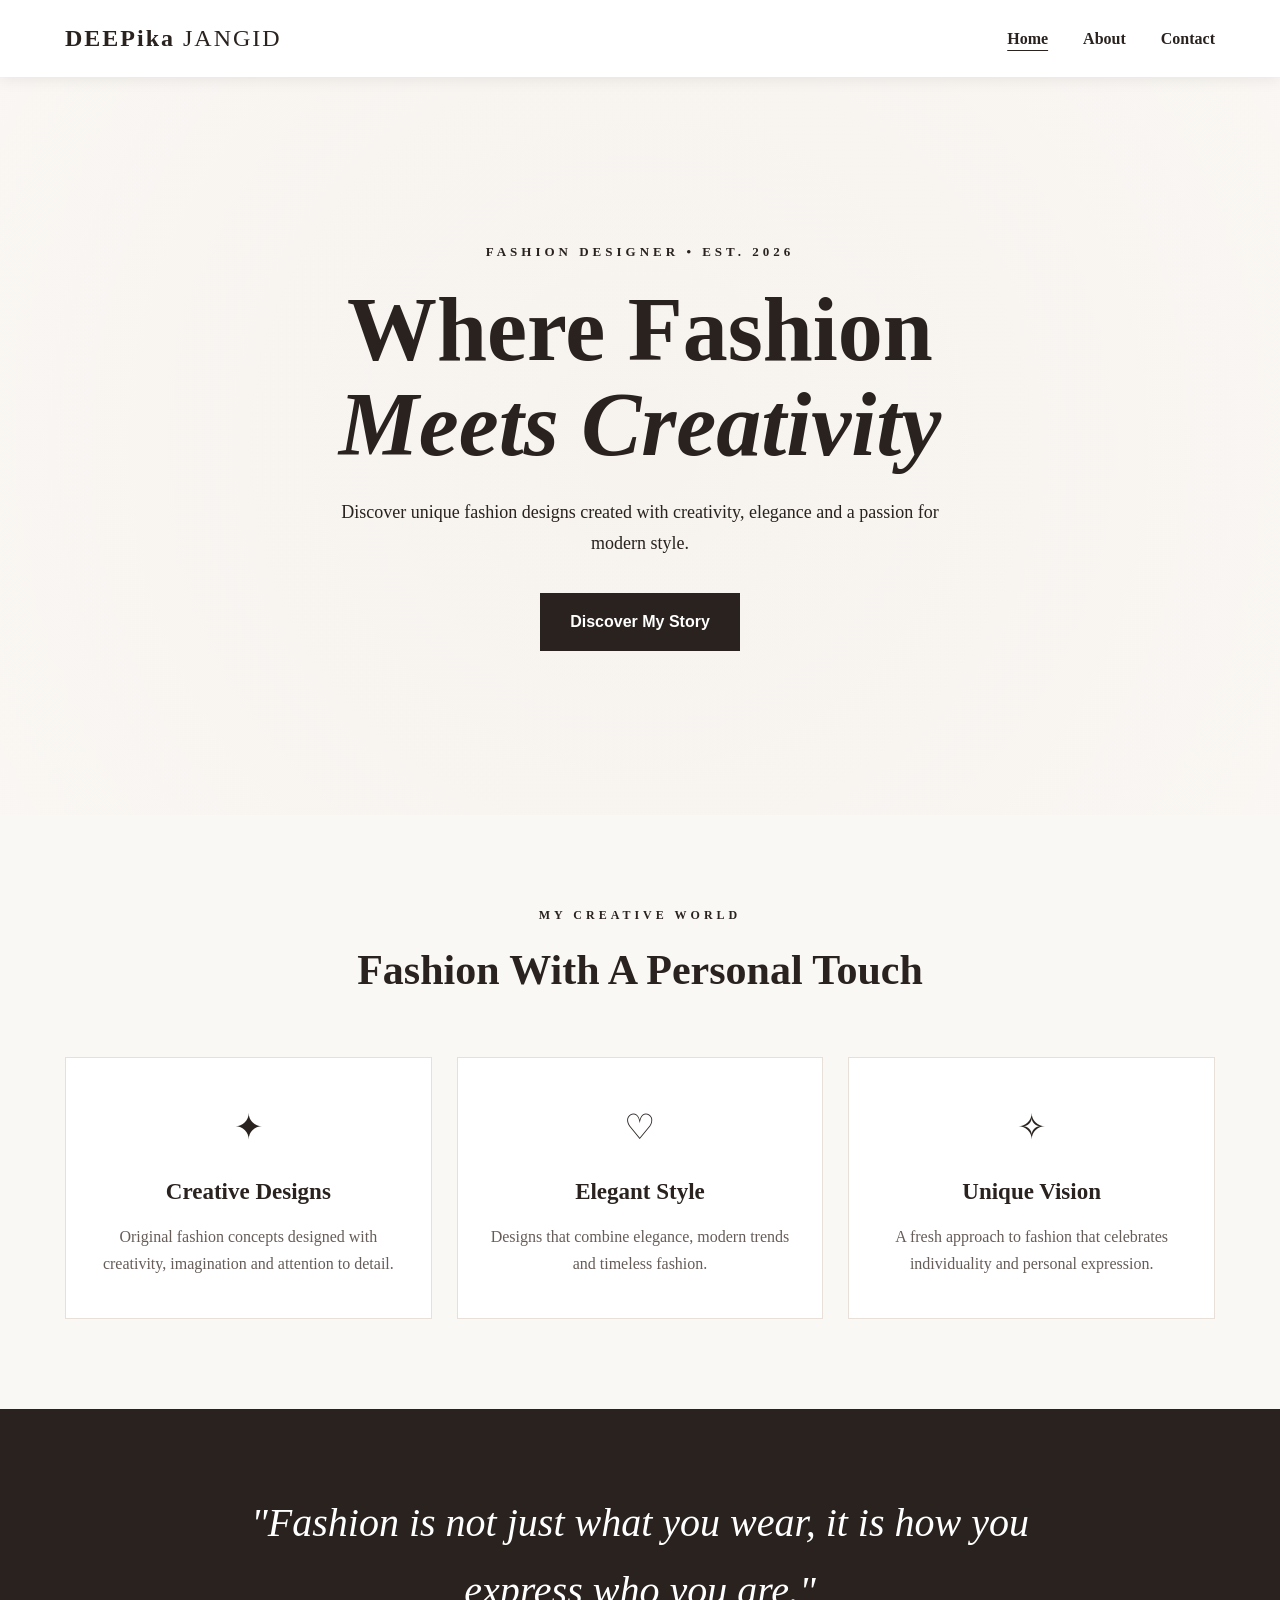
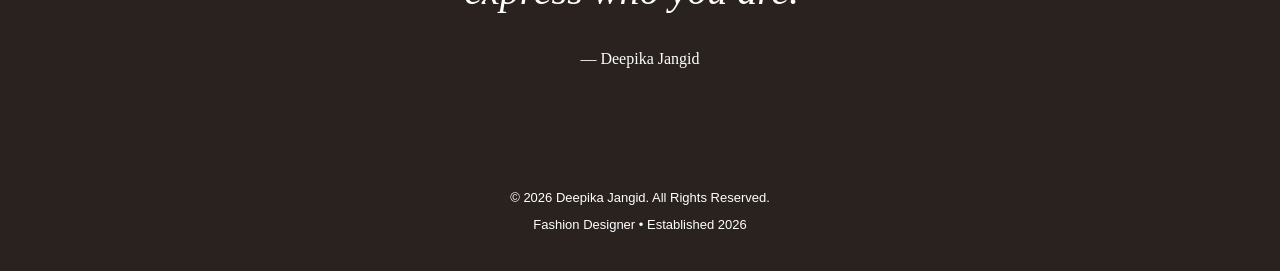
<file: index.html>
<!DOCTYPE html>
<html lang="en">
<head>
    <meta charset="UTF-8">
    <meta name="viewport" content="width=device-width, initial-scale=1.0">
    <title>Deepika Jangid | Fashion Designer</title>
    <link rel="stylesheet" href="style.css">
</head>

<body>

<header>
    <nav class="navbar">
        <div class="logo">DEEPika <span>JANGID</span></div>

        <button class="menu-btn" id="menuBtn">☰</button>

        <ul class="nav-links" id="navLinks">
            <li><a href="index.html" class="active">Home</a></li>
            <li><a href="about.html">About</a></li>
            <li><a href="contact.html">Contact</a></li>
        </ul>
    </nav>
</header>

<section class="hero">
    <div class="hero-content">
        <p class="small-title">FASHION DESIGNER • EST. 2026</p>

        <h1>Where Fashion<br><span>Meets Creativity</span></h1>

        <p>
            Discover unique fashion designs created with creativity,
            elegance and a passion for modern style.
        </p>

        <a href="about.html" class="btn">Discover My Story</a>
    </div>
</section>

<section class="intro">
    <div class="section-title">
        <p>MY CREATIVE WORLD</p>
        <h2>Fashion With A Personal Touch</h2>
    </div>

    <div class="cards">

        <div class="card">
            <div class="icon">✦</div>
            <h3>Creative Designs</h3>
            <p>
                Original fashion concepts designed with creativity,
                imagination and attention to detail.
            </p>
        </div>

        <div class="card">
            <div class="icon">♡</div>
            <h3>Elegant Style</h3>
            <p>
                Designs that combine elegance, modern trends and
                timeless fashion.
            </p>
        </div>

        <div class="card">
            <div class="icon">✧</div>
            <h3>Unique Vision</h3>
            <p>
                A fresh approach to fashion that celebrates
                individuality and personal expression.
            </p>
        </div>

    </div>
</section>

<section class="quote">
    <div>
        <p>"Fashion is not just what you wear, it is how you express who you are."</p>
        <span>— Deepika Jangid</span>
    </div>
</section>

<footer>
    <p>© <span id="year"></span> Deepika Jangid. All Rights Reserved.</p>
    <p>Fashion Designer • Established 2026</p>
</footer>

<script src="style.js"></script>

</body>
</html>
</file>
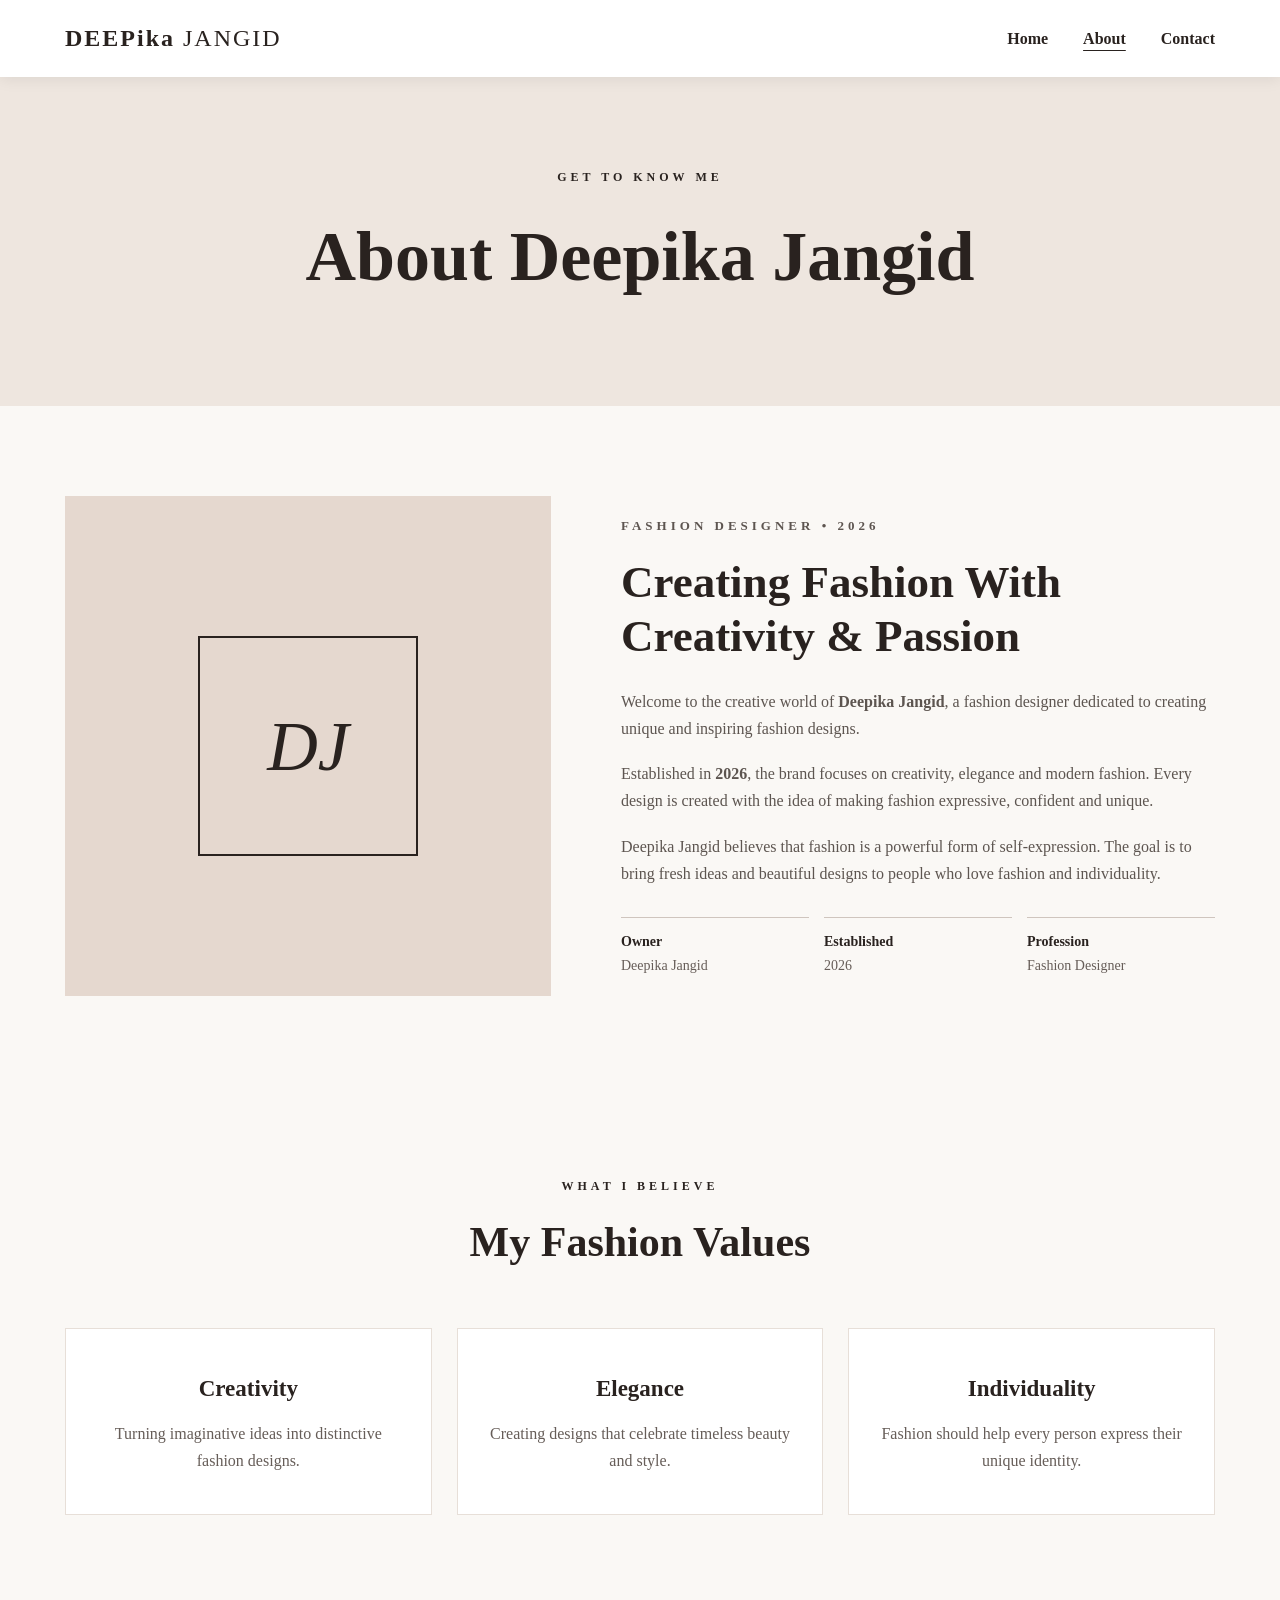
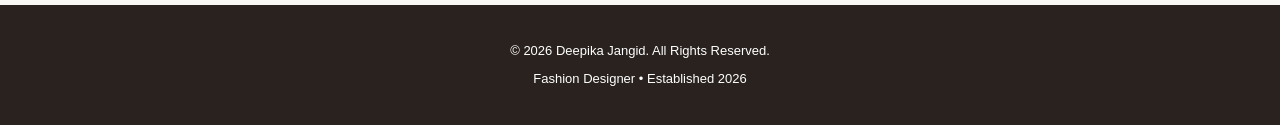
<file: about.html>
<!DOCTYPE html>
<html lang="en">
<head>
    <meta charset="UTF-8">
    <meta name="viewport" content="width=device-width, initial-scale=1.0">
    <title>About | Deepika Jangid Fashion Designer</title>
    <link rel="stylesheet" href="style.css">
</head>

<body>

<header>
    <nav class="navbar">
        <div class="logo">DEEPika <span>JANGID</span></div>

        <button class="menu-btn" id="menuBtn">☰</button>

        <ul class="nav-links" id="navLinks">
            <li><a href="index.html">Home</a></li>
            <li><a href="about.html" class="active">About</a></li>
            <li><a href="contact.html">Contact</a></li>
        </ul>
    </nav>
</header>

<section class="page-banner">
    <p>GET TO KNOW ME</p>
    <h1>About Deepika Jangid</h1>
</section>

<section class="about-section">

    <div class="about-image">
        <div class="fashion-symbol">DJ</div>
    </div>

    <div class="about-content">

        <p class="small-title">FASHION DESIGNER • 2026</p>

        <h2>Creating Fashion With Creativity & Passion</h2>

        <p>
            Welcome to the creative world of <strong>Deepika Jangid</strong>,
            a fashion designer dedicated to creating unique and inspiring
            fashion designs.
        </p>

        <p>
            Established in <strong>2026</strong>, the brand focuses on
            creativity, elegance and modern fashion. Every design is created
            with the idea of making fashion expressive, confident and unique.
        </p>

        <p>
            Deepika Jangid believes that fashion is a powerful form of
            self-expression. The goal is to bring fresh ideas and beautiful
            designs to people who love fashion and individuality.
        </p>

        <div class="about-details">
            <div>
                <strong>Owner</strong>
                <span>Deepika Jangid</span>
            </div>

            <div>
                <strong>Established</strong>
                <span>2026</span>
            </div>

            <div>
                <strong>Profession</strong>
                <span>Fashion Designer</span>
            </div>
        </div>

    </div>

</section>

<section class="values">

    <div class="section-title">
        <p>WHAT I BELIEVE</p>
        <h2>My Fashion Values</h2>
    </div>

    <div class="cards">

        <div class="card">
            <h3>Creativity</h3>
            <p>
                Turning imaginative ideas into distinctive fashion designs.
            </p>
        </div>

        <div class="card">
            <h3>Elegance</h3>
            <p>
                Creating designs that celebrate timeless beauty and style.
            </p>
        </div>

        <div class="card">
            <h3>Individuality</h3>
            <p>
                Fashion should help every person express their unique identity.
            </p>
        </div>

    </div>

</section>

<footer>
    <p>© <span id="year"></span> Deepika Jangid. All Rights Reserved.</p>
    <p>Fashion Designer • Established 2026</p>
</footer>

<script src="style.js"></script>

</body>
</html>
</file>
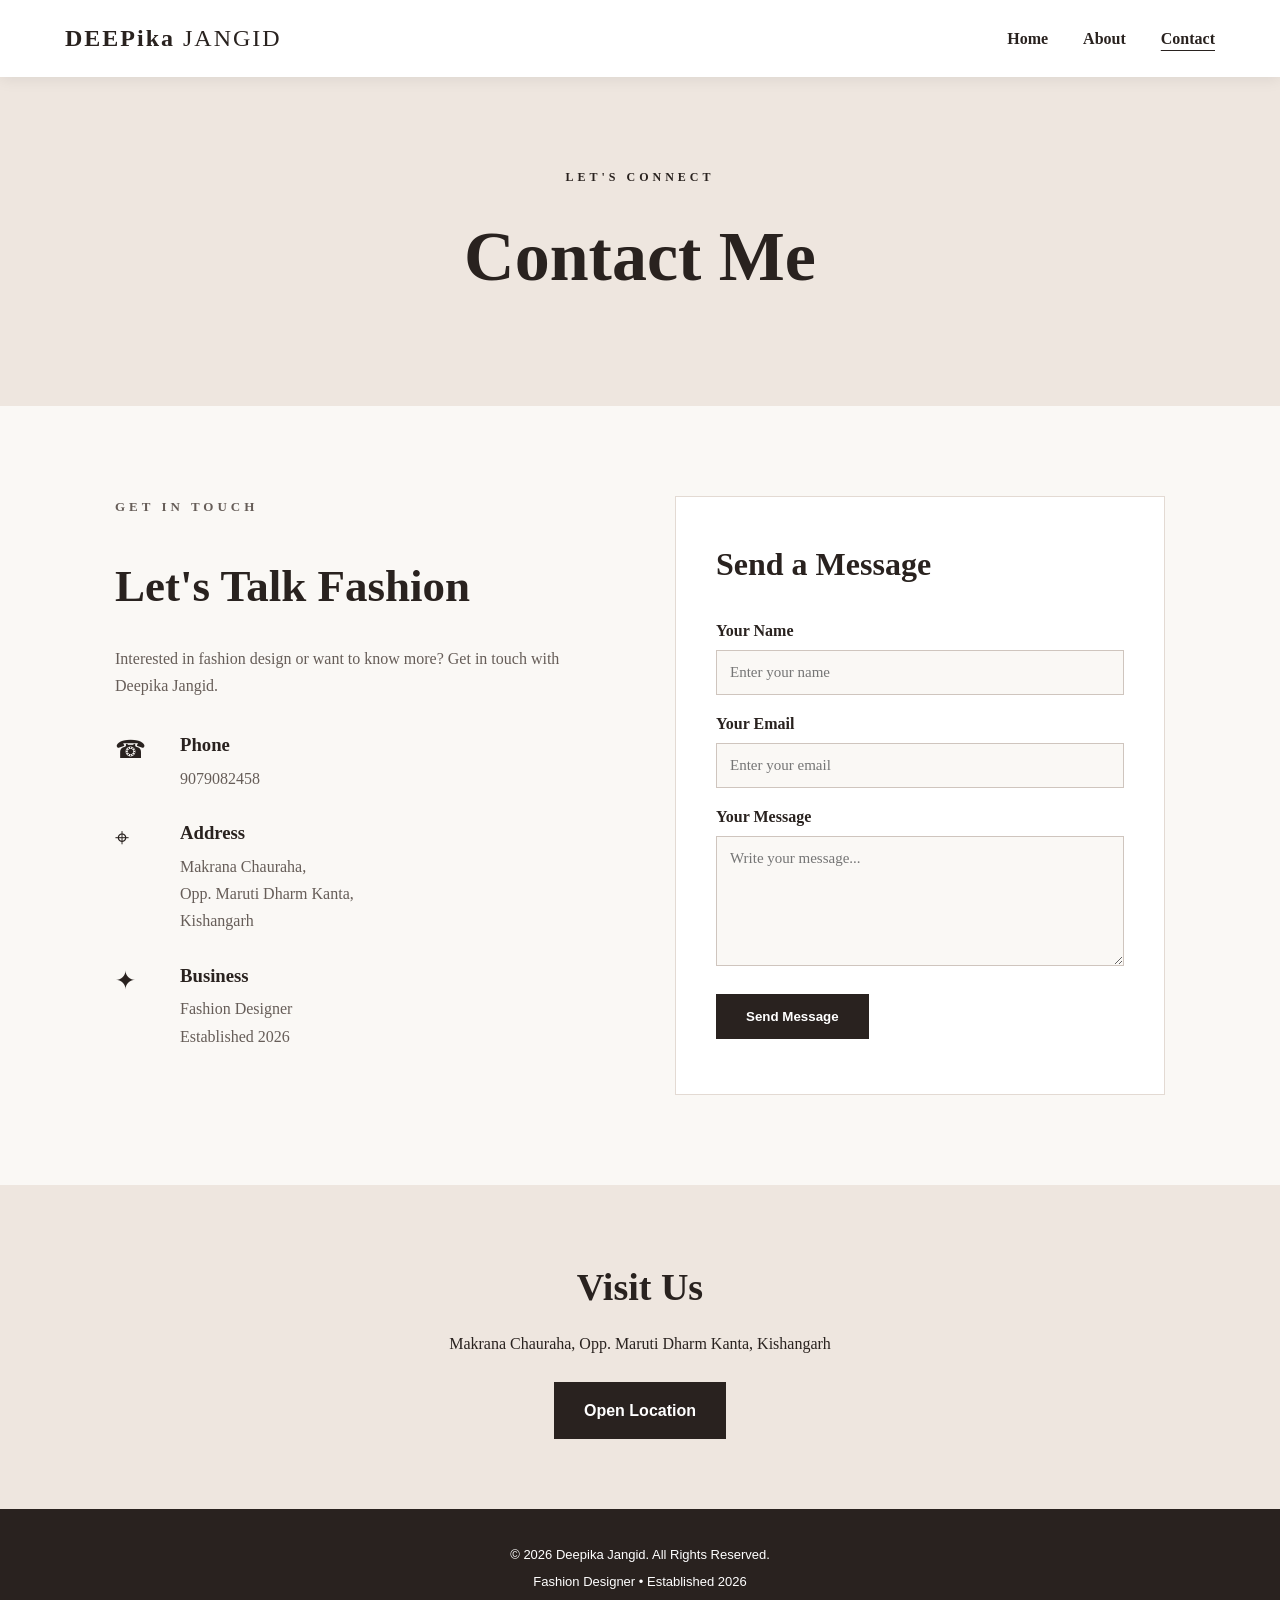
<file: contact.html>
<!DOCTYPE html>
<html lang="en">
<head>
    <meta charset="UTF-8">
    <meta name="viewport" content="width=device-width, initial-scale=1.0">
    <title>Contact | Deepika Jangid Fashion Designer</title>
    <link rel="stylesheet" href="style.css">
</head>

<body>

<header>
    <nav class="navbar">
        <div class="logo">DEEPika <span>JANGID</span></div>

        <button class="menu-btn" id="menuBtn">☰</button>

        <ul class="nav-links" id="navLinks">
            <li><a href="index.html">Home</a></li>
            <li><a href="about.html">About</a></li>
            <li><a href="contact.html" class="active">Contact</a></li>
        </ul>
    </nav>
</header>

<section class="page-banner">
    <p>LET'S CONNECT</p>
    <h1>Contact Me</h1>
</section>

<section class="contact-section">

    <div class="contact-info">

        <p class="small-title">GET IN TOUCH</p>

        <h2>Let's Talk Fashion</h2>

        <p>
            Interested in fashion design or want to know more?
            Get in touch with Deepika Jangid.
        </p>

        <div class="contact-item">
            <div class="contact-icon">☎</div>
            <div>
                <h3>Phone</h3>
                <a href="tel:9079082458">9079082458</a>
            </div>
        </div>

        <div class="contact-item">
            <div class="contact-icon">⌖</div>
            <div>
                <h3>Address</h3>
                <p>
                    Makrana Chauraha,<br>
                    Opp. Maruti Dharm Kanta,<br>
                    Kishangarh
                </p>
            </div>
        </div>

        <div class="contact-item">
            <div class="contact-icon">✦</div>
            <div>
                <h3>Business</h3>
                <p>Fashion Designer</p>
                <p>Established 2026</p>
            </div>
        </div>

    </div>

    <div class="contact-form-box">

        <h2>Send a Message</h2>

        <form id="contactForm">

            <label for="name">Your Name</label>
            <input type="text" id="name" placeholder="Enter your name" required>

            <label for="email">Your Email</label>
            <input type="email" id="email" placeholder="Enter your email" required>

            <label for="message">Your Message</label>
            <textarea id="message" rows="6" placeholder="Write your message..." required></textarea>

            <button type="submit" class="btn">Send Message</button>

        </form>

        <p id="formMessage"></p>

    </div>

</section>

<section class="location-box">
    <h2>Visit Us</h2>
    <p>
        Makrana Chauraha, Opp. Maruti Dharm Kanta, Kishangarh
    </p>

    <a
        href="https://www.google.com/maps/search/?api=1&query=Makrana+Chauraha+Kishangarh"
        target="_blank"
        class="btn">
        Open Location
    </a>
</section>

<footer>
    <p>© <span id="year"></span> Deepika Jangid. All Rights Reserved.</p>
    <p>Fashion Designer • Established 2026</p>
</footer>

<script src="style.js"></script>

</body>
</html>
</file>
<file: style.css>
* {
    margin: 0;
    padding: 0;
    box-sizing: border-box;
}

html {
    scroll-behavior: smooth;
}

body {
    font-family: Georgia, "Times New Roman", serif;
    background: #faf8f5;
    color: #29221f;
    line-height: 1.7;
}

header {
    background: #fff;
    position: sticky;
    top: 0;
    z-index: 1000;
    box-shadow: 0 2px 15px rgba(0, 0, 0, 0.08);
}

.navbar {
    max-width: 1200px;
    margin: auto;
    padding: 18px 25px;
    display: flex;
    align-items: center;
    justify-content: space-between;
}

.logo {
    font-size: 24px;
    font-weight: bold;
    letter-spacing: 2px;
}

.logo span {
    font-weight: normal;
}

.nav-links {
    list-style: none;
    display: flex;
    gap: 35px;
}

.nav-links a {
    text-decoration: none;
    color: #29221f;
    font-weight: bold;
    transition: 0.3s;
}

.nav-links a:hover,
.nav-links a.active {
    text-decoration: underline;
    text-underline-offset: 6px;
}

.menu-btn {
    display: none;
    border: none;
    background: transparent;
    font-size: 28px;
    cursor: pointer;
}

/* HERO */

.hero {
    min-height: 82vh;
    display: flex;
    align-items: center;
    justify-content: center;
    text-align: center;
    padding: 60px 20px;
    background:
        linear-gradient(
            rgba(250, 248, 245, 0.78),
            rgba(250, 248, 245, 0.78)
        ),
        radial-gradient(circle at center, #eaded5, #f7f2ed);
}

.hero-content {
    max-width: 850px;
}

.small-title {
    font-size: 13px;
    letter-spacing: 4px;
    font-weight: bold;
    margin-bottom: 20px;
}

.hero h1 {
    font-size: clamp(48px, 8vw, 90px);
    line-height: 1.05;
    margin-bottom: 25px;
}

.hero h1 span {
    font-style: italic;
}

.hero p:not(.small-title) {
    max-width: 650px;
    margin: 0 auto 35px;
    font-size: 18px;
}

.btn {
    display: inline-block;
    padding: 13px 28px;
    background: #29221f;
    color: #fff;
    text-decoration: none;
    border: 2px solid #29221f;
    font-family: Arial, sans-serif;
    font-weight: bold;
    cursor: pointer;
    transition: 0.3s;
}

.btn:hover {
    background: transparent;
    color: #29221f;
}

/* SECTIONS */

.intro,
.values {
    max-width: 1200px;
    margin: auto;
    padding: 90px 25px;
}

.section-title {
    text-align: center;
    margin-bottom: 50px;
}

.section-title p {
    font-size: 12px;
    letter-spacing: 4px;
    font-weight: bold;
}

.section-title h2 {
    font-size: 42px;
    margin-top: 10px;
}

.cards {
    display: grid;
    grid-template-columns: repeat(3, 1fr);
    gap: 25px;
}

.card {
    background: #fff;
    padding: 40px 30px;
    text-align: center;
    border: 1px solid #e7dfd8;
    transition: 0.3s;
}

.card:hover {
    transform: translateY(-7px);
    box-shadow: 0 12px 30px rgba(0, 0, 0, 0.08);
}

.card .icon {
    font-size: 35px;
    margin-bottom: 15px;
}

.card h3 {
    font-size: 23px;
    margin-bottom: 12px;
}

.card p {
    color: #665d58;
}

/* QUOTE */

.quote {
    background: #29221f;
    color: #fff;
    padding: 80px 25px;
    text-align: center;
}

.quote p {
    font-size: clamp(25px, 4vw, 40px);
    font-style: italic;
    max-width: 850px;
    margin: auto;
}

.quote span {
    display: block;
    margin-top: 20px;
}

/* PAGE BANNER */

.page-banner {
    text-align: center;
    padding: 90px 20px;
    background: #eee6df;
}

.page-banner p {
    letter-spacing: 4px;
    font-size: 12px;
    font-weight: bold;
}

.page-banner h1 {
    font-size: clamp(42px, 7vw, 70px);
    margin-top: 10px;
}

/* ABOUT */

.about-section {
    max-width: 1200px;
    margin: auto;
    padding: 90px 25px;
    display: grid;
    grid-template-columns: 0.9fr 1.1fr;
    gap: 70px;
    align-items: center;
}

.about-image {
    min-height: 500px;
    background: #e5d8cf;
    display: flex;
    justify-content: center;
    align-items: center;
}

.fashion-symbol {
    width: 220px;
    height: 220px;
    border: 2px solid #29221f;
    display: flex;
    align-items: center;
    justify-content: center;
    font-size: 70px;
    font-style: italic;
}

.about-content h2 {
    font-size: 45px;
    line-height: 1.2;
    margin-bottom: 25px;
}

.about-content p {
    margin-bottom: 18px;
    color: #5d5550;
}

.about-details {
    display: grid;
    grid-template-columns: repeat(3, 1fr);
    gap: 15px;
    margin-top: 30px;
}

.about-details div {
    border-top: 1px solid #cfc5be;
    padding-top: 12px;
}

.about-details strong,
.about-details span {
    display: block;
}

.about-details strong {
    font-size: 14px;
}

.about-details span {
    color: #665d58;
    font-size: 14px;
}

/* CONTACT */

.contact-section {
    max-width: 1100px;
    margin: auto;
    padding: 90px 25px;
    display: grid;
    grid-template-columns: 1fr 1fr;
    gap: 70px;
}

.contact-info h2 {
    font-size: 45px;
    margin-bottom: 20px;
}

.contact-info > p {
    color: #665d58;
    margin-bottom: 30px;
}

.contact-item {
    display: flex;
    gap: 20px;
    margin: 25px 0;
    align-items: flex-start;
}

.contact-icon {
    font-size: 25px;
    min-width: 45px;
}

.contact-item h3 {
    margin-bottom: 4px;
}

.contact-item p,
.contact-item a {
    color: #665d58;
    text-decoration: none;
}

.contact-form-box {
    background: #fff;
    padding: 40px;
    border: 1px solid #e3dad3;
}

.contact-form-box h2 {
    font-size: 32px;
    margin-bottom: 25px;
}

form label {
    display: block;
    margin: 15px 0 6px;
    font-weight: bold;
}

form input,
form textarea {
    width: 100%;
    padding: 13px;
    border: 1px solid #cfc5be;
    background: #faf8f5;
    font-family: inherit;
    font-size: 15px;
}

form textarea {
    resize: vertical;
}

form .btn {
    margin-top: 20px;
}

#formMessage {
    margin-top: 15px;
    font-weight: bold;
}

.location-box {
    text-align: center;
    padding: 70px 25px;
    background: #eee6df;
}

.location-box h2 {
    font-size: 38px;
    margin-bottom: 10px;
}

.location-box p {
    margin-bottom: 25px;
}

/* FOOTER */

footer {
    background: #29221f;
    color: #fff;
    text-align: center;
    padding: 30px 20px;
    font-family: Arial, sans-serif;
    font-size: 13px;
}

footer p {
    margin: 5px;
}

/* MOBILE */

@media (max-width: 768px) {

    .navbar {
        position: relative;
    }

    .menu-btn {
        display: block;
    }

    .nav-links {
        display: none;
        position: absolute;
        top: 70px;
        left: 0;
        width: 100%;
        background: #fff;
        flex-direction: column;
        text-align: center;
        gap: 0;
        box-shadow: 0 8px 15px rgba(0,0,0,0.08);
    }

    .nav-links.show {
        display: flex;
    }

    .nav-links li {
        padding: 15px;
        border-bottom: 1px solid #eee;
    }

    .cards {
        grid-template-columns: 1fr;
    }

    .about-section,
    .contact-section {
        grid-template-columns: 1fr;
        gap: 40px;
    }

    .about-image {
        min-height: 350px;
    }

    .about-details {
        grid-template-columns: 1fr;
    }

    .hero {
        min-height: 75vh;
    }

    .hero h1 {
        font-size: 50px;
    }

    .section-title h2,
    .about-content h2,
    .contact-info h2 {
        font-size: 34px;
    }

    .contact-form-box {
        padding: 25px;
    }
}
</file>
